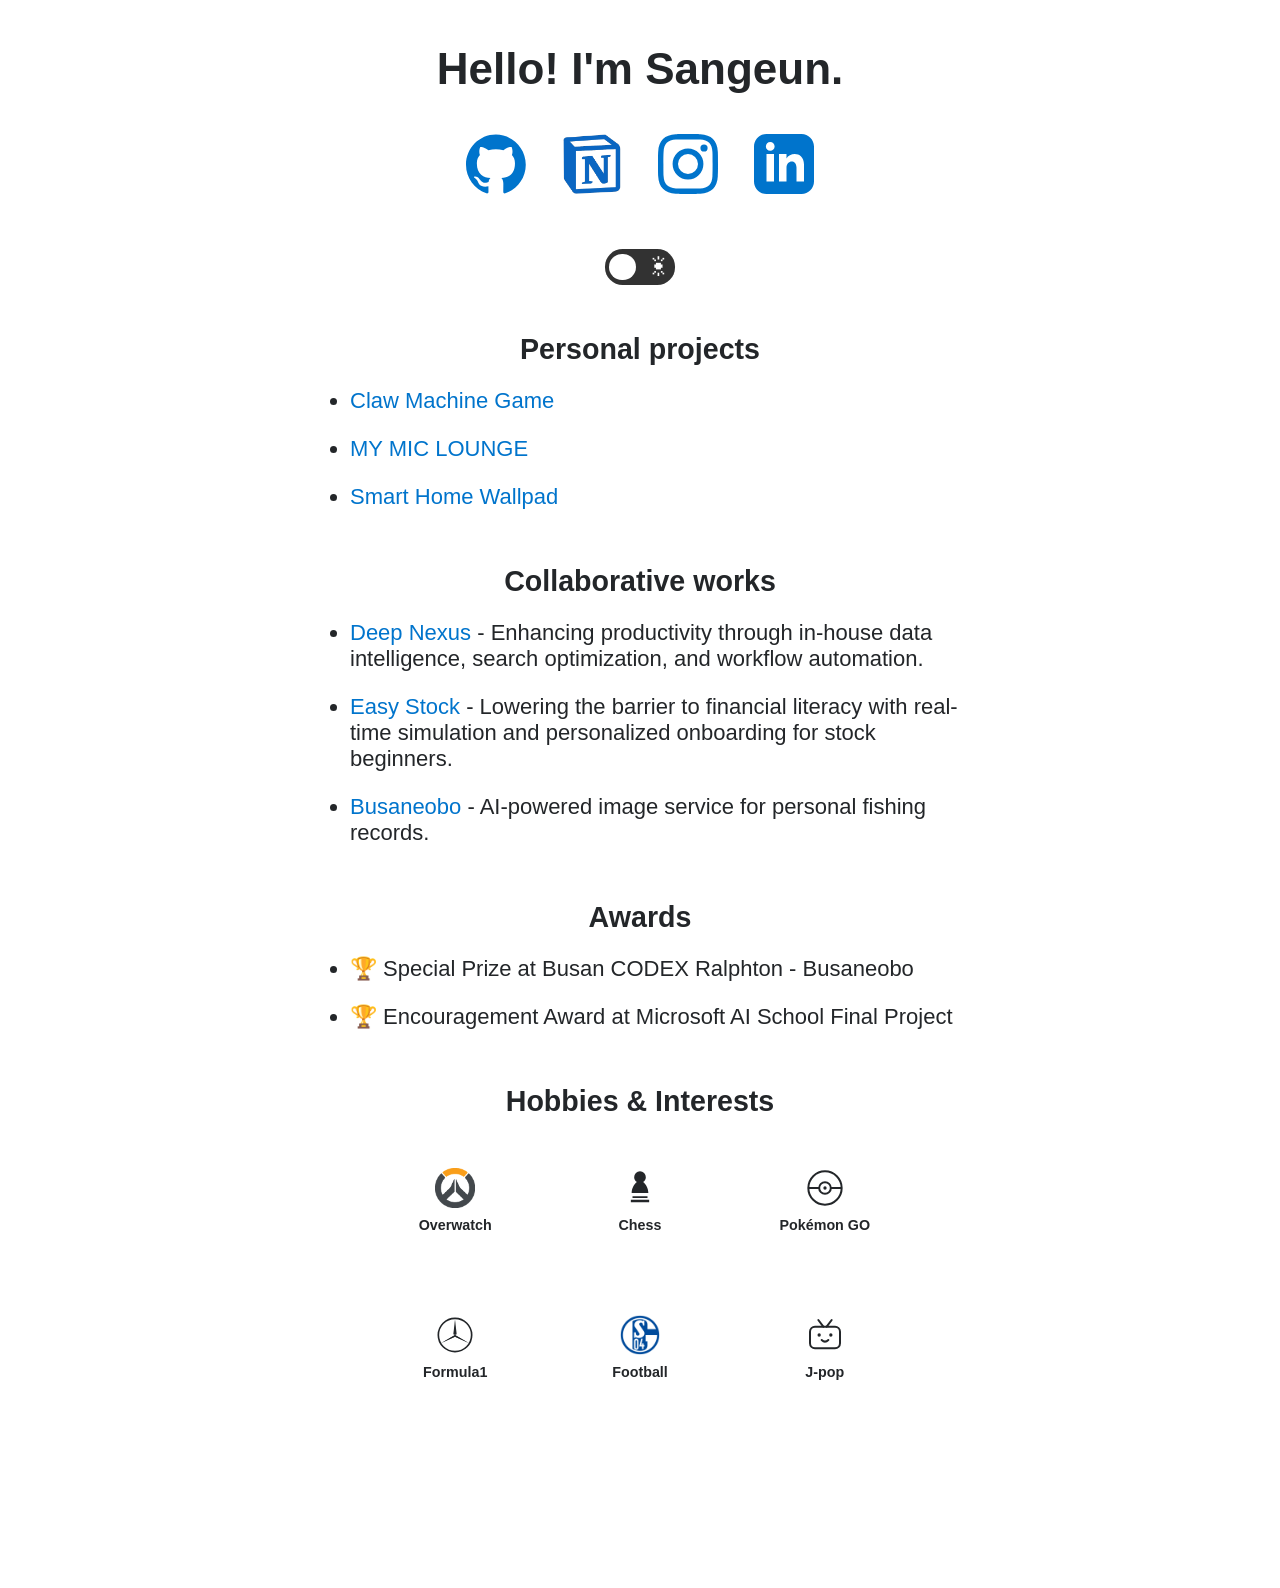
<file: index.html>
<!DOCTYPE html>
<html lang="ko">
  <head>
    <meta charset="UTF-8" />
    <meta name="viewport" content="width=device-width, initial-scale=1.0" />

    <title>Sangeun's website</title>
    <meta name="description" content="Sangeun Lee's personal website" />
    <meta name="author" content="Sangeun Lee" />

    <link rel="stylesheet" href="style.css" />
  </head>
  <body>
    <div class="flex-box margin-top-2">
      <h1 class="margin-bottom-1">Hello! I'm Sangeun.</h1>
      <div class="flex-box horizontal">
        <div class="flex-box horizontal no-wrap">
          <!-- GitHub -->
          <a
            href="https://github.com/lee-security"
            target="_blank"
            rel="noopener"
            class="social-icon-link"
            aria-label="GitHub"
          >
            <svg class="icon-github" viewBox="0 0 98 96" xmlns="http://www.w3.org/2000/svg">
              <path fill-rule="evenodd" clip-rule="evenodd" d="M48.854 0C21.839 0 0 22 0 49.217c0 21.756 13.993 40.172 33.405 46.69 2.427.49 3.316-1.059 3.316-2.362 0-1.141-.08-5.052-.08-9.127-13.59 2.934-16.42-5.867-16.42-5.867-2.184-5.704-5.42-7.17-5.42-7.17-4.448-3.015.324-3.015.324-3.015 4.934.326 7.523 5.052 7.523 5.052 4.367 7.496 11.404 5.378 14.235 4.074.404-3.178 1.699-5.378 3.074-6.6-10.839-1.141-22.243-5.378-22.243-24.283 0-5.378 1.94-9.778 5.014-13.2-.485-1.222-2.184-6.275.486-13.038 0 0 4.125-1.304 13.426 5.052a46.97 46.97 0 0 1 12.214-1.63c4.125 0 8.33.571 12.213 1.63 9.302-6.356 13.427-5.052 13.427-5.052 2.67 6.763.97 11.816.485 13.038 3.155 3.422 5.015 7.822 5.015 13.2 0 18.905-11.404 23.06-22.324 24.283 1.78 1.548 3.316 4.481 3.316 9.126 0 6.6-.08 11.897-.08 13.526 0 1.304.89 2.853 3.316 2.364 19.412-6.52 33.405-24.935 33.405-46.691C97.707 22 75.788 0 48.854 0z"/>
            </svg>
          </a>
          <!-- Notion (하늘색 3D 큐브 이미지) -->
          <a
            href="https://app.notion.com/p/Sangeun-Lee-e5d8e3e30f11822a8b2681053ea4dbbb?source=copy_link"
            target="_blank"
            rel="noopener"
            class="social-icon-link"
            aria-label="Notion"
          >
            <img src="resources/images/notion_custom.png" alt="Notion" class="icon-notion-img" />
          </a>
        </div>
        <div class="flex-box horizontal no-wrap">
          <!-- Instagram -->
          <a
            href="https://www.instagram.com/loosoooeoo?igsh=cW5uc3ZscmZ1b2Q4&utm_source=qr"
            target="_blank"
            rel="noopener"
            class="social-icon-link"
            aria-label="Instagram"
          >
            <svg class="icon-instagram" viewBox="0 0 24 24" xmlns="http://www.w3.org/2000/svg">
              <path d="M12 2.163c3.204 0 3.584.012 4.85.07 3.252.148 4.771 1.691 4.919 4.919.058 1.265.069 1.645.069 4.849 0 3.205-.012 3.584-.069 4.849-.149 3.225-1.664 4.771-4.919 4.919-1.266.058-1.644.07-4.85.07-3.204 0-3.584-.012-4.849-.07-3.26-.149-4.771-1.699-4.919-4.92-.058-1.265-.07-1.644-.07-4.849 0-3.204.013-3.583.07-4.849.149-3.227 1.664-4.771 4.919-4.919 1.266-.057 1.645-.069 4.849-.069zM12 0C8.741 0 8.333.014 7.053.072 2.695.272.273 2.69.073 7.052.014 8.333 0 8.741 0 12c0 3.259.014 3.668.072 4.948.2 4.358 2.618 6.78 6.98 6.98C8.333 23.986 8.741 24 12 24c3.259 0 3.668-.014 4.948-.072 4.354-.2 6.782-2.618 6.979-6.98.059-1.28.073-1.689.073-4.948 0-3.259-.014-3.667-.072-4.947-.196-4.354-2.617-6.78-6.979-6.98C15.668.014 15.259 0 12 0zm0 5.838a6.162 6.162 0 1 0 0 12.324 6.162 6.162 0 0 0 0-12.324zM12 16a4 4 0 1 1 0-8 4 4 0 0 1 0 8zm6.406-11.845a1.44 1.44 0 1 0 0 2.881 1.44 1.44 0 0 0 0-2.881z"/>
            </svg>
          </a>
          <!-- LinkedIn (재해석된 fill="currentColor" 형 인라인 SVG로 롤백) -->
          <a
            href="https://www.linkedin.com/in/sangeun-lee-301190313"
            target="_blank"
            rel="noopener"
            class="social-icon-link"
            aria-label="LinkedIn"
          >
            <svg class="icon-linkedin" viewBox="0 0 24 24" xmlns="http://www.w3.org/2000/svg">
              <path d="M19 0h-14c-2.761 0-5 2.239-5 5v14c0 2.761 2.239 5 5 5h14c2.762 0 5-2.239 5-5v-14c0-2.761-2.238-5-5-5zm-11 19h-3v-11h3v11zm-1.5-12.268c-.966 0-1.75-.779-1.75-1.75s.784-1.75 1.75-1.75 1.75.779 1.75 1.75-.784 1.75-1.75 1.75zm13.5 12.268h-3v-5.604c0-3.368-4-3.113-4 0v5.604h-3v-11h3v1.765c1.396-2.586 7-2.777 7 2.476v6.759z" fill="currentColor"/>
            </svg>
          </a>
        </div>
      </div>
    </div>
    <div class="flex-box margin-top-1">
      <div class="color-scheme-toggle-switch-container">
        <input
          type="checkbox"
          id="dark-color-scheme-checkbox-1"
          class="toggle-switch dark-color-scheme-checkbox"
        />
        <label for="dark-color-scheme-checkbox-1"></label>
      </div>
    </div>

    <!-- ===== Personal projects ===== -->
    <div class="flex-box margin-top-1-half">
      <h2>Personal projects</h2>
      <div class="projects-list">
        <ul>
          <li>
            <a href="https://github.com/lee-security/Claw_Machine_Game_test_01" target="_blank" rel="noopener">Claw Machine Game</a>
          </li>
          <li>
            <a href="https://github.com/lee-security/MYMIC_LOUNGE_test_01" target="_blank" rel="noopener">MY MIC LOUNGE</a>
          </li>
          <li>
            <a href="https://github.com/lee-security/LEESCUE_Smart_Home_Wallpad_test_01" target="_blank" rel="noopener">Smart Home Wallpad</a>
          </li>
        </ul>
      </div>
    </div>

    <!-- ===== Collaborative works ===== -->
    <div class="flex-box margin-top-1-half">
      <h2>Collaborative works</h2>
      <div class="projects-list">
        <ul>
          <li>
            <a href="https://www.figma.com/deck/16J5FvG0Hc2yuv5FGtaxJ7/MS2_final-pt--team-?node-id=187-12369&t=8cma9d3culXSz91p-0&scaling=min-zoom&content-scaling=fixed&page-id=0%3A1" target="_blank" rel="noopener">Deep Nexus</a>
            - Enhancing productivity through in-house data intelligence, search optimization, and workflow automation.
          </li>
          <li>
            <a href="https://www.miricanvas.com/v2/ko/design2/v/939553fb-c0f0-4682-b0d4-ca2a20d0881d" target="_blank" rel="noopener">Easy Stock</a>
            - Lowering the barrier to financial literacy with real-time simulation and personalized onboarding for stock beginners.
          </li>
          <li>
            <a href="https://www.busaneobo.co.kr/" target="_blank" rel="noopener">Busaneobo</a>
            - AI-powered image service for personal fishing records.
          </li>
        </ul>
      </div>
    </div>

    <!-- ===== Awards ===== -->
    <div class="flex-box margin-top-1-half">
      <h2>Awards</h2>
      <div class="projects-list">
        <ul>
          <li>
            🏆 Special Prize at Busan CODEX Ralphton - Busaneobo
          </li>
          <li>
            🏆 Encouragement Award at Microsoft AI School Final Project
          </li>
        </ul>
      </div>
    </div>

    <!-- ===== Hobbies & Interests ===== -->
    <div class="flex-box margin-top-1-half">
      <h2>Hobbies &amp; Interests</h2>
      <div class="hobbies-container">
        <!-- 1행 1열: Overwatch -->
        <div class="hobby-card">
          <img src="resources/images/overwatch_custom.png" alt="Overwatch" />
          <div class="hobby-text">Overwatch</div>
        </div>

        <!-- 1행 2열: Chess -->
        <div class="hobby-card">
          <svg class="hobby-svg" viewBox="0 0 24 24" xmlns="http://www.w3.org/2000/svg">
            <path d="M12 2a3.5 3.5 0 0 0-3.5 3.5c0 1.25.66 2.35 1.65 2.97C8.5 9.7 7 12.2 7 15h10c0-2.8-1.5-5.3-3.15-6.53.99-.62 1.65-1.72 1.65-2.97A3.5 3.5 0 0 0 12 2zm4.5 15h-9v1h9v-1zm1 2h-11v1.5h11V19z" fill="currentColor"/>
          </svg>
          <div class="hobby-text">Chess</div>
        </div>

        <!-- 1행 3열: Pokémon GO -->
        <div class="hobby-card">
          <svg class="hobby-svg" viewBox="0 0 24 24" xmlns="http://www.w3.org/2000/svg">
            <circle cx="12" cy="12" r="10" fill="none" stroke="currentColor" stroke-width="1.2"/>
            <line x1="2" y1="12" x2="22" y2="12" stroke="currentColor" stroke-width="1.2"/>
            <circle cx="12" cy="12" r="3.5" fill="var(--background-color)" stroke="currentColor" stroke-width="1.2"/>
            <circle cx="12" cy="12" r="1" fill="currentColor"/>
          </svg>
          <div class="hobby-text">Pokémon GO</div>
        </div>

        <!-- 2행 1열: Formula1 -->
        <div class="hobby-card">
          <svg class="hobby-svg" viewBox="0 0 24 24" xmlns="http://www.w3.org/2000/svg">
            <circle cx="12" cy="12" r="10" fill="none" stroke="currentColor" stroke-width="1"/>
            <polygon points="12,12 12,2.5 13,11.5" fill="currentColor"/>
            <polygon points="12,12 12,2.5 11,11.5" fill="currentColor"/>
            <polygon points="12,12 20.2,16.8 12.3,13.2" fill="currentColor"/>
            <polygon points="12,12 20.2,16.8 11.5,12.7" fill="currentColor"/>
            <polygon points="12,12 3.8,16.8 12.5,12.7" fill="currentColor"/>
            <polygon points="12,12 3.8,16.8 11.7,13.2" fill="currentColor"/>
          </svg>
          <div class="hobby-text">Formula1</div>
        </div>

        <!-- 2행 2열: Football -->
        <div class="hobby-card">
          <img src="resources/images/schalke04_custom.png" alt="Schalke 04" />
          <div class="hobby-text">Football</div>
        </div>

        <!-- 2행 3열: J-pop -->
        <div class="hobby-card">
          <svg class="hobby-svg" viewBox="0 0 24 24" xmlns="http://www.w3.org/2000/svg">
            <path d="M8 3 L11 7 M16 3 L13 7" stroke="currentColor" stroke-width="1.2" stroke-linecap="round"/>
            <rect x="3" y="7" width="18" height="13" rx="3" fill="none" stroke="currentColor" stroke-width="1.2"/>
            <circle cx="8.5" cy="12" r="1" fill="currentColor"/>
            <circle cx="15.5" cy="12" r="1" fill="currentColor"/>
            <path d="M10 15 Q12 17 14 15" fill="none" stroke="currentColor" stroke-width="1.2" stroke-linecap="round"/>
          </svg>
          <div class="hobby-text">J-pop</div>
        </div>
      </div>
    </div>

    <div class="for-margin"></div>

    <!-- ===== Dark Color Scheme Logic ===== -->
    <script>
      (function () {
        'use strict';

        const THEME_COLOR_LIGHT = '#FFFFFF';
        const THEME_COLOR_DARK = '#202124';

        const storage = {
          get(key) {
            try {
              return localStorage.getItem(key);
            } catch (e) {
              return null;
            }
          },
          set(key, value) {
            try {
              localStorage.setItem(key, value);
            } catch (e) {
              // Ignore
            }
          },
        };

        const checkboxes = Array.from(
          document.getElementsByClassName('dark-color-scheme-checkbox')
        );

        const savedScheme = storage.get('colorScheme');

        if (savedScheme === 'dark' || savedScheme === 'light') {
          checkboxes.forEach((cb) => (cb.checked = savedScheme === 'dark'));
          applyColorScheme(savedScheme);
        } else {
          const prefersDark = window.matchMedia(
            '(prefers-color-scheme: dark)'
          ).matches;
          checkboxes.forEach((cb) => (cb.checked = prefersDark));
          applyColorScheme(prefersDark ? 'dark' : 'light');
        }

        checkboxes.forEach((cb) => {
          cb.addEventListener('change', function () {
            const isDark = this.checked;
            checkboxes.forEach((other) => (other.checked = isDark));
            applyColorScheme(isDark ? 'dark' : 'light');
            storage.set('colorScheme', isDark ? 'dark' : 'light');
          });
        });

        function applyColorScheme(scheme) {
          document.documentElement.dataset.colorScheme = scheme;
          const themeColorMeta = document.querySelector(
            'meta[name="theme-color"]'
          );
          if (themeColorMeta) {
            themeColorMeta.content =
              scheme === 'dark' ? THEME_COLOR_DARK : THEME_COLOR_LIGHT;
          }
        }
      })();
    </script>
  </body>
</html>
</file>
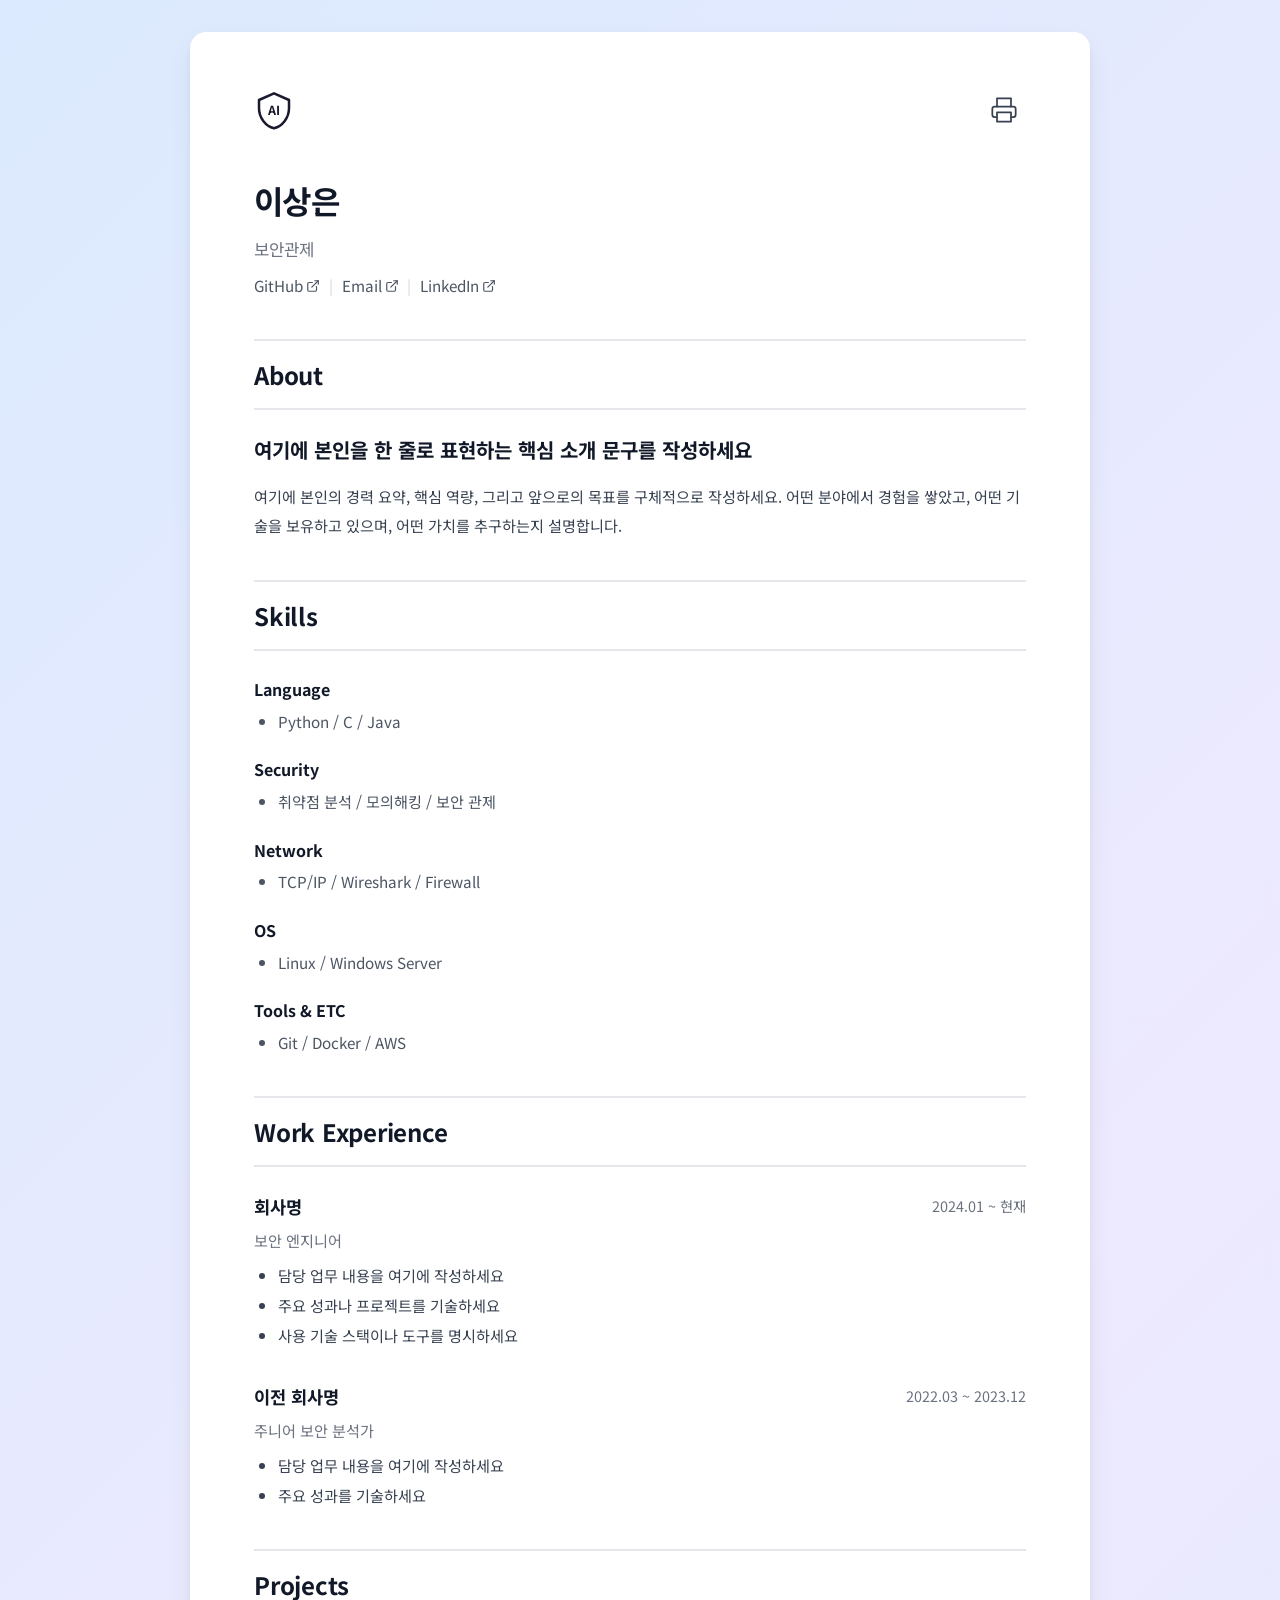
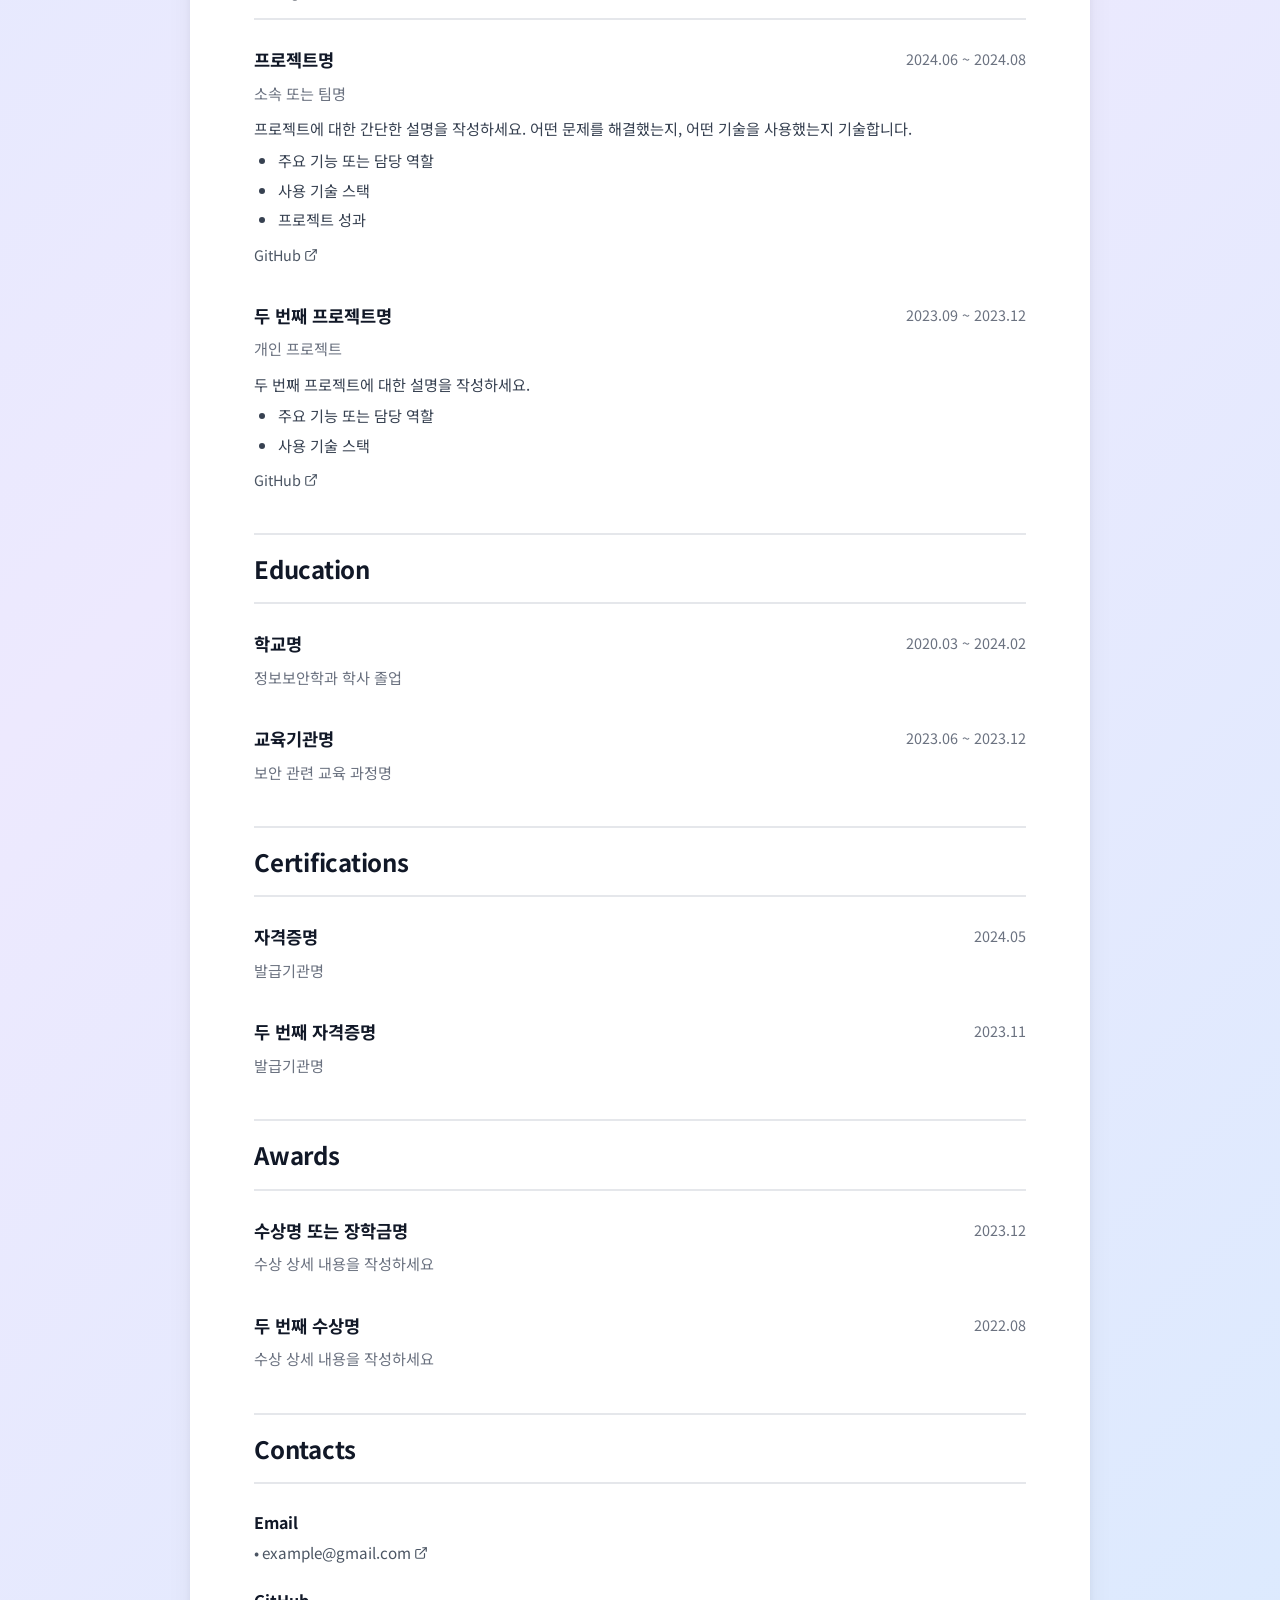
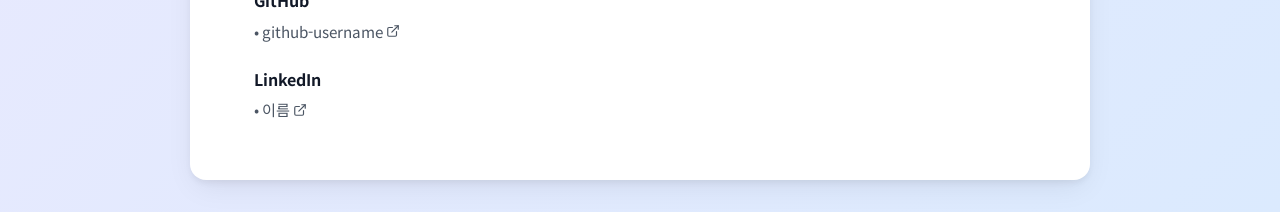
<file: resume/index.html>
<!DOCTYPE html>
<html lang="ko">

<head>
    <meta charset="UTF-8" />
    <meta name="viewport" content="width=device-width, initial-scale=1.0" />

    <!-- [EDIT] 페이지 제목: "이름 - Resume" 형식으로 변경하세요 -->
    <title>이력서 - Resume</title>

    <!-- [EDIT] SEO 메타 설명: 본인에 맞게 수정하세요 -->
    <meta name="description" content="이력서 - 보안 엔지니어 이력서" />

    <!-- Google Fonts: Noto Sans KR -->
    <link rel="preconnect" href="https://fonts.googleapis.com" />
    <link rel="preconnect" href="https://fonts.gstatic.com" crossorigin />
    <link href="https://fonts.googleapis.com/css2?family=Noto+Sans+KR:wght@300;400;500;700&display=swap"
        rel="stylesheet" />

    <style>
        /* ========================================
         Reset & Base
         ======================================== */
        *,
        *::before,
        *::after {
            margin: 0;
            padding: 0;
            box-sizing: border-box;
        }

        html {
            scroll-behavior: smooth;
            -webkit-font-smoothing: antialiased;
            -moz-osx-font-smoothing: grayscale;
        }

        body {
            font-family: 'Noto Sans KR', -apple-system, BlinkMacSystemFont,
                'Segoe UI', Roboto, sans-serif;
            color: #1a1a2e;
            background: linear-gradient(135deg, #dbeafe 0%, #ede9fe 50%, #dbeafe 100%);
            min-height: 100vh;
            line-height: 1.8;
            font-size: 16px;
            font-weight: 400;
        }

        a {
            color: inherit;
            text-decoration: none;
            transition: color 0.2s ease;
        }

        a:hover {
            color: #2563eb;
        }

        ul {
            list-style: disc;
            padding-left: 1.5rem;
        }

        /* ========================================
         Layout
         ======================================== */
        .resume-container {
            max-width: 900px;
            margin: 2rem auto;
            background: #ffffff;
            border-radius: 16px;
            box-shadow:
                0 4px 6px -1px rgba(0, 0, 0, 0.06),
                0 10px 30px -5px rgba(0, 0, 0, 0.08);
            padding: 3.5rem 4rem;
            position: relative;
        }

        /* ========================================
         Header (Logo + Print Button)
         ======================================== */
        .header {
            display: flex;
            justify-content: space-between;
            align-items: center;
            margin-bottom: 2.5rem;
        }

        .logo-icon {
            width: 40px;
            height: 40px;
            color: #1a1a2e;
        }

        .print-btn {
            background: none;
            border: none;
            cursor: pointer;
            padding: 8px;
            border-radius: 8px;
            color: #374151;
            transition: all 0.2s ease;
            display: flex;
            align-items: center;
            justify-content: center;
        }

        .print-btn:hover {
            background: #f3f4f6;
            color: #1a1a2e;
        }

        .print-btn svg {
            width: 28px;
            height: 28px;
        }

        /* ========================================
         Profile Section
         ======================================== */
        .profile {
            margin-bottom: 1rem;
        }

        .profile-name {
            font-size: 2rem;
            font-weight: 700;
            color: #111827;
            letter-spacing: -0.02em;
            margin-bottom: 0.25rem;
        }

        .profile-role {
            font-size: 1.05rem;
            color: #6b7280;
            font-weight: 400;
            margin-bottom: 0.5rem;
        }

        .profile-links {
            display: flex;
            align-items: center;
            gap: 0.15rem;
            font-size: 0.95rem;
            color: #4b5563;
            flex-wrap: wrap;
        }

        .profile-links a {
            display: inline-flex;
            align-items: center;
            gap: 3px;
            color: #4b5563;
        }

        0 .profile-links a:hover {
            color: #2563eb;
        }

        .profile-links .separator {
            margin: 0 0.4rem;
            color: #d1d5db;
        }

        .external-icon {
            width: 14px;
            height: 14px;
            flex-shrink: 0;
        }

        /* ========================================
         Section Common
         ======================================== */
        .section {
            margin-top: 2.5rem;
        }

        .section-title {
            font-size: 1.5rem;
            font-weight: 700;
            color: #111827;
            padding: 0.75rem 0;
            border-top: 2px solid #e5e7eb;
            border-bottom: 2px solid #e5e7eb;
            margin-bottom: 1.5rem;
            letter-spacing: -0.01em;
        }

        /* ========================================
         About Section
         ======================================== */
        .about-headline {
            font-size: 1.25rem;
            font-weight: 700;
            color: #111827;
            line-height: 1.6;
            margin-bottom: 1rem;
        }

        .about-detail {
            font-size: 0.95rem;
            color: #374151;
            line-height: 1.9;
        }

        /* ========================================
         Skills Section
         ======================================== */
        .skill-category {
            margin-bottom: 1.25rem;
        }

        .skill-category-title {
            font-size: 1rem;
            font-weight: 700;
            color: #111827;
            margin-bottom: 0.25rem;
        }

        .skill-category ul {
            list-style: disc;
        }

        .skill-category li {
            font-size: 0.95rem;
            color: #4b5563;
            line-height: 1.8;
        }

        /* ========================================
         Experience / Project / Education / 
         Certification / Award Items
         ======================================== */
        .item {
            margin-bottom: 2rem;
        }

        .item:last-child {
            margin-bottom: 0;
        }

        .item-header {
            display: flex;
            justify-content: space-between;
            align-items: flex-start;
            margin-bottom: 0.25rem;
            gap: 1rem;
        }

        .item-title {
            font-size: 1.1rem;
            font-weight: 700;
            color: #111827;
        }

        .item-title a:hover {
            color: #2563eb;
        }

        .item-period {
            font-size: 0.9rem;
            color: #6b7280;
            white-space: nowrap;
            flex-shrink: 0;
            padding-top: 2px;
        }

        .item-subtitle {
            font-size: 0.95rem;
            color: #6b7280;
            margin-bottom: 0.5rem;
        }

        .item-description {
            font-size: 0.95rem;
            color: #374151;
            line-height: 1.8;
        }

        .item-description ul {
            margin-top: 0.25rem;
        }

        .item-description li {
            margin-bottom: 0.15rem;
        }

        .item-links {
            margin-top: 0.5rem;
            font-size: 0.9rem;
        }

        .item-links a {
            display: inline-flex;
            align-items: center;
            gap: 3px;
            color: #4b5563;
        }

        .item-links a:hover {
            color: #2563eb;
        }

        /* ========================================
         Contacts Section
         ======================================== */
        .contact-group {
            margin-bottom: 1.25rem;
        }

        .contact-group:last-child {
            margin-bottom: 0;
        }

        .contact-label {
            font-size: 1rem;
            font-weight: 700;
            color: #111827;
            margin-bottom: 0.15rem;
        }

        .contact-value {
            font-size: 0.95rem;
            color: #4b5563;
        }

        .contact-value a {
            display: inline-flex;
            align-items: center;
            gap: 3px;
        }

        .contact-value a:hover {
            color: #2563eb;
        }

        /* ========================================
         Responsive
         ======================================== */
        @media (max-width: 768px) {
            body {
                background: #ffffff;
            }

            .resume-container {
                margin: 0;
                border-radius: 0;
                box-shadow: none;
                padding: 2rem 1.5rem;
            }

            .profile-name {
                font-size: 1.6rem;
            }

            .section-title {
                font-size: 1.3rem;
            }

            .item-header {
                flex-direction: column;
                gap: 0.15rem;
            }

            .item-period {
                padding-top: 0;
            }

            .about-headline {
                font-size: 1.1rem;
            }
        }

        /* ========================================
         Print Styles
         ======================================== */
        @media print {
            body {
                background: #ffffff;
                font-size: 12pt;
            }

            .resume-container {
                margin: 0;
                padding: 0;
                box-shadow: none;
                border-radius: 0;
                max-width: 100%;
            }

            .print-btn {
                display: none !important;
            }

            .header {
                margin-bottom: 1.5rem;
            }

            .section {
                margin-top: 1.5rem;
            }

            .section-title {
                break-after: avoid;
            }

            .item {
                break-inside: avoid;
            }

            a {
                color: inherit !important;
            }
        }

        /* ========================================
         Scroll Reveal Animation
         ======================================== */
        .reveal {
            opacity: 0;
            transform: translateY(20px);
            transition: opacity 0.6s ease, transform 0.6s ease;
        }

        .reveal.visible {
            opacity: 1;
            transform: translateY(0);
        }
    </style>
</head>

<body>
    <main class="resume-container">
        <!-- ============================================
           HEADER: 로고 + 인쇄 버튼
           ============================================ -->
        <header class="header">
            <!-- 로고 아이콘 (보안 방패 + AI) -->
            <svg class="logo-icon" viewBox="0 0 24 24" fill="none" stroke="currentColor" stroke-width="1.5"
                stroke-linecap="round" stroke-linejoin="round">
                <!-- 방패 -->
                <path d="M12 2L3 6v5c0 5.55 3.84 10.74 9 12 5.16-1.26 9-6.45 9-12V6L12 2z" />
                <!-- AI 텍스트 -->
                <text x="12" y="15" text-anchor="middle" fill="currentColor" stroke="none"
                    font-family="'Noto Sans KR', sans-serif" font-weight="700" font-size="7.5">AI</text>
            </svg>

            <!-- 인쇄 버튼 -->
            <button class="print-btn" onclick="window.print()" title="인쇄 / PDF 저장" aria-label="인쇄">
                <svg viewBox="0 0 24 24" fill="none" stroke="currentColor" stroke-width="1.5" stroke-linecap="round"
                    stroke-linejoin="round">
                    <path d="M6 9V2h12v7" />
                    <path d="M6 18H4a2 2 0 01-2-2v-5a2 2 0 012-2h16a2 2 0 012 2v5a2 2 0 01-2 2h-2" />
                    <rect x="6" y="14" width="12" height="8" />
                </svg>
            </button>
        </header>

        <!-- ============================================
           PROFILE: 이름, 역할, 소셜 링크
           ============================================ -->
        <section class="profile">
            <!-- [EDIT] 이름: 본인의 이름을 입력하세요 -->
            <h1 class="profile-name">이상은</h1>

            <!-- [EDIT] 역할/직무: 본인의 직무 또는 역할을 입력하세요 (예: 보안 엔지니어, 백엔드 개발자) -->
            <p class="profile-role">보안관제</p>

            <div class="profile-links">
                <!-- [EDIT] GitHub 링크: href에 본인의 GitHub 주소를 입력하세요 -->
                <a href="https://github.com/" target="_blank" rel="noopener noreferrer">
                    GitHub
                    <svg class="external-icon" viewBox="0 0 24 24" fill="none" stroke="currentColor" stroke-width="2"
                        stroke-linecap="round" stroke-linejoin="round">
                        <path d="M18 13v6a2 2 0 01-2 2H5a2 2 0 01-2-2V8a2 2 0 012-2h6" />
                        <polyline points="15 3 21 3 21 9" />
                        <line x1="10" y1="14" x2="21" y2="3" />
                    </svg>
                </a>
                <span class="separator">|</span>
                <!-- [EDIT] 이메일 링크: href="mailto:본인이메일@example.com" 형식으로 수정하세요 -->
                <a href="mailto:example@gmail.com">
                    Email
                    <svg class="external-icon" viewBox="0 0 24 24" fill="none" stroke="currentColor" stroke-width="2"
                        stroke-linecap="round" stroke-linejoin="round">
                        <path d="M18 13v6a2 2 0 01-2 2H5a2 2 0 01-2-2V8a2 2 0 012-2h6" />
                        <polyline points="15 3 21 3 21 9" />
                        <line x1="10" y1="14" x2="21" y2="3" />
                    </svg>
                </a>
                <span class="separator">|</span>
                <!-- [EDIT] 블로그/LinkedIn 링크: href에 본인의 블로그 또는 LinkedIn 주소를 입력하세요 -->
                <a href="https://linkedin.com/" target="_blank" rel="noopener noreferrer">
                    LinkedIn
                    <svg class="external-icon" viewBox="0 0 24 24" fill="none" stroke="currentColor" stroke-width="2"
                        stroke-linecap="round" stroke-linejoin="round">
                        <path d="M18 13v6a2 2 0 01-2 2H5a2 2 0 01-2-2V8a2 2 0 012-2h6" />
                        <polyline points="15 3 21 3 21 9" />
                        <line x1="10" y1="14" x2="21" y2="3" />
                    </svg>
                </a>
            </div>
        </section>

        <!-- ============================================
           ABOUT: 자기소개
           ============================================ -->
        <section class="section reveal">
            <h2 class="section-title">About</h2>

            <!-- [EDIT] About 메인 타이틀: 한 줄로 본인을 표현하는 강렬한 소개 문구를 입력하세요 -->
            <p class="about-headline">
                여기에 본인을 한 줄로 표현하는 핵심 소개 문구를 작성하세요
            </p>

            <!-- [EDIT] About 상세 소개: 본인의 경력, 강점, 관심사 등을 2~3문장으로 작성하세요 -->
            <p class="about-detail">
                여기에 본인의 경력 요약, 핵심 역량, 그리고 앞으로의 목표를 구체적으로 작성하세요.
                어떤 분야에서 경험을 쌓았고, 어떤 기술을 보유하고 있으며, 어떤 가치를 추구하는지 설명합니다.
            </p>
        </section>

        <!-- ============================================
           SKILLS: 기술 스택
           ============================================ -->
        <section class="section reveal">
            <h2 class="section-title">Skills</h2>

            <!-- [EDIT] 스킬 카테고리: 카테고리명과 기술 목록을 본인에 맞게 수정하세요.
             카테고리를 추가/삭제하려면 <div class="skill-category"> 블록을 복사하거나 삭제하세요. -->

            <div class="skill-category">
                <h3 class="skill-category-title">Language</h3>
                <ul>
                    <!-- [EDIT] 프로그래밍 언어 목록 -->
                    <li>Python / C / Java</li>
                </ul>
            </div>

            <div class="skill-category">
                <h3 class="skill-category-title">Security</h3>
                <ul>
                    <!-- [EDIT] 보안 관련 기술 목록 -->
                    <li>취약점 분석 / 모의해킹 / 보안 관제</li>
                </ul>
            </div>

            <div class="skill-category">
                <h3 class="skill-category-title">Network</h3>
                <ul>
                    <!-- [EDIT] 네트워크 관련 기술 목록 -->
                    <li>TCP/IP / Wireshark / Firewall</li>
                </ul>
            </div>

            <div class="skill-category">
                <h3 class="skill-category-title">OS</h3>
                <ul>
                    <!-- [EDIT] 운영체제 관련 기술 목록 -->
                    <li>Linux / Windows Server</li>
                </ul>
            </div>

            <div class="skill-category">
                <h3 class="skill-category-title">Tools & ETC</h3>
                <ul>
                    <!-- [EDIT] 기타 도구 및 기술 목록 -->
                    <li>Git / Docker / AWS</li>
                </ul>
            </div>
        </section>

        <!-- ============================================
           WORK EXPERIENCE: 경력 사항
           ============================================ -->
        <section class="section reveal">
            <h2 class="section-title">Work Experience</h2>

            <!-- [EDIT] 경력 항목: 각 경력을 아래 형식으로 작성하세요.
             경력을 추가하려면 <div class="item"> 블록을 복사하세요.
             경력이 없으면 이 섹션 전체를 삭제해도 됩니다. -->

            <div class="item">
                <div class="item-header">
                    <!-- [EDIT] 회사명 -->
                    <h3 class="item-title">회사명</h3>
                    <!-- [EDIT] 근무 기간: YYYY.MM ~ YYYY.MM 형식 -->
                    <span class="item-period">2024.01 ~ 현재</span>
                </div>
                <!-- [EDIT] 직무/역할 -->
                <p class="item-subtitle">보안 엔지니어</p>
                <div class="item-description">
                    <ul>
                        <!-- [EDIT] 담당 업무를 항목별로 작성하세요 -->
                        <li>담당 업무 내용을 여기에 작성하세요</li>
                        <li>주요 성과나 프로젝트를 기술하세요</li>
                        <li>사용 기술 스택이나 도구를 명시하세요</li>
                    </ul>
                </div>
            </div>

            <div class="item">
                <div class="item-header">
                    <!-- [EDIT] 회사명 -->
                    <h3 class="item-title">이전 회사명</h3>
                    <!-- [EDIT] 근무 기간 -->
                    <span class="item-period">2022.03 ~ 2023.12</span>
                </div>
                <!-- [EDIT] 직무/역할 -->
                <p class="item-subtitle">주니어 보안 분석가</p>
                <div class="item-description">
                    <ul>
                        <!-- [EDIT] 담당 업무를 항목별로 작성하세요 -->
                        <li>담당 업무 내용을 여기에 작성하세요</li>
                        <li>주요 성과를 기술하세요</li>
                    </ul>
                </div>
            </div>
        </section>

        <!-- ============================================
           PROJECTS: 프로젝트
           ============================================ -->
        <section class="section reveal">
            <h2 class="section-title">Projects</h2>

            <!-- [EDIT] 프로젝트 항목: 각 프로젝트를 아래 형식으로 작성하세요.
             프로젝트를 추가하려면 <div class="item"> 블록을 복사하세요. -->

            <div class="item">
                <div class="item-header">
                    <!-- [EDIT] 프로젝트명 -->
                    <h3 class="item-title">프로젝트명</h3>
                    <!-- [EDIT] 프로젝트 기간 -->
                    <span class="item-period">2024.06 ~ 2024.08</span>
                </div>
                <!-- [EDIT] 소속/팀: 개인 프로젝트면 "개인 프로젝트"로 작성 -->
                <p class="item-subtitle">소속 또는 팀명</p>
                <div class="item-description">
                    <!-- [EDIT] 프로젝트 설명: 프로젝트 개요, 본인의 역할, 기술 스택을 작성하세요 -->
                    <p>프로젝트에 대한 간단한 설명을 작성하세요. 어떤 문제를 해결했는지, 어떤 기술을 사용했는지 기술합니다.</p>
                    <ul>
                        <li>주요 기능 또는 담당 역할</li>
                        <li>사용 기술 스택</li>
                        <li>프로젝트 성과</li>
                    </ul>
                </div>
                <div class="item-links">
                    <!-- [EDIT] GitHub 링크: href에 프로젝트 저장소 주소를 입력하세요. 없으면 이 div를 삭제하세요. -->
                    <a href="https://github.com/" target="_blank" rel="noopener noreferrer">
                        GitHub
                        <svg class="external-icon" viewBox="0 0 24 24" fill="none" stroke="currentColor"
                            stroke-width="2" stroke-linecap="round" stroke-linejoin="round">
                            <path d="M18 13v6a2 2 0 01-2 2H5a2 2 0 01-2-2V8a2 2 0 012-2h6" />
                            <polyline points="15 3 21 3 21 9" />
                            <line x1="10" y1="14" x2="21" y2="3" />
                        </svg>
                    </a>
                </div>
            </div>

            <div class="item">
                <div class="item-header">
                    <!-- [EDIT] 프로젝트명 -->
                    <h3 class="item-title">두 번째 프로젝트명</h3>
                    <!-- [EDIT] 프로젝트 기간 -->
                    <span class="item-period">2023.09 ~ 2023.12</span>
                </div>
                <!-- [EDIT] 소속/팀 -->
                <p class="item-subtitle">개인 프로젝트</p>
                <div class="item-description">
                    <!-- [EDIT] 프로젝트 설명 -->
                    <p>두 번째 프로젝트에 대한 설명을 작성하세요.</p>
                    <ul>
                        <li>주요 기능 또는 담당 역할</li>
                        <li>사용 기술 스택</li>
                    </ul>
                </div>
                <div class="item-links">
                    <!-- [EDIT] GitHub 링크 -->
                    <a href="https://github.com/" target="_blank" rel="noopener noreferrer">
                        GitHub
                        <svg class="external-icon" viewBox="0 0 24 24" fill="none" stroke="currentColor"
                            stroke-width="2" stroke-linecap="round" stroke-linejoin="round">
                            <path d="M18 13v6a2 2 0 01-2 2H5a2 2 0 01-2-2V8a2 2 0 012-2h6" />
                            <polyline points="15 3 21 3 21 9" />
                            <line x1="10" y1="14" x2="21" y2="3" />
                        </svg>
                    </a>
                </div>
            </div>
        </section>

        <!-- ============================================
           EDUCATION: 학력
           ============================================ -->
        <section class="section reveal">
            <h2 class="section-title">Education</h2>

            <!-- [EDIT] 학력 항목: 각 학력을 아래 형식으로 작성하세요.
             학력을 추가하려면 <div class="item"> 블록을 복사하세요. -->

            <div class="item">
                <div class="item-header">
                    <!-- [EDIT] 학교명 -->
                    <h3 class="item-title">학교명</h3>
                    <!-- [EDIT] 재학 기간 -->
                    <span class="item-period">2020.03 ~ 2024.02</span>
                </div>
                <!-- [EDIT] 학과/전공 및 학위 -->
                <p class="item-subtitle">정보보안학과 학사 졸업</p>
            </div>

            <div class="item">
                <div class="item-header">
                    <!-- [EDIT] 학교명 또는 교육기관명 -->
                    <h3 class="item-title">교육기관명</h3>
                    <!-- [EDIT] 교육 기간 -->
                    <span class="item-period">2023.06 ~ 2023.12</span>
                </div>
                <!-- [EDIT] 과정명 -->
                <p class="item-subtitle">보안 관련 교육 과정명</p>
            </div>
        </section>

        <!-- ============================================
           CERTIFICATIONS: 자격증
           ============================================ -->
        <section class="section reveal">
            <h2 class="section-title">Certifications</h2>

            <!-- [EDIT] 자격증 항목: 각 자격증을 아래 형식으로 작성하세요.
             자격증을 추가하려면 <div class="item"> 블록을 복사하세요. -->

            <div class="item">
                <div class="item-header">
                    <!-- [EDIT] 자격증명 -->
                    <h3 class="item-title">자격증명</h3>
                    <!-- [EDIT] 취득 날짜: YYYY.MM 형식 -->
                    <span class="item-period">2024.05</span>
                </div>
                <!-- [EDIT] 발급 기관 -->
                <p class="item-subtitle">발급기관명</p>
            </div>

            <div class="item">
                <div class="item-header">
                    <!-- [EDIT] 자격증명 -->
                    <h3 class="item-title">두 번째 자격증명</h3>
                    <!-- [EDIT] 취득 날짜 -->
                    <span class="item-period">2023.11</span>
                </div>
                <!-- [EDIT] 발급 기관 -->
                <p class="item-subtitle">발급기관명</p>
            </div>
        </section>

        <!-- ============================================
           AWARDS: 수상 경력
           ============================================ -->
        <section class="section reveal">
            <h2 class="section-title">Awards</h2>

            <!-- [EDIT] 수상 항목: 각 수상 경력을 아래 형식으로 작성하세요.
             수상 경력을 추가하려면 <div class="item"> 블록을 복사하세요.
             수상 경력이 없으면 이 섹션 전체를 삭제해도 됩니다. -->

            <div class="item">
                <div class="item-header">
                    <!-- [EDIT] 수상명 -->
                    <h3 class="item-title">수상명 또는 장학금명</h3>
                    <!-- [EDIT] 수상 날짜: YYYY.MM 형식 -->
                    <span class="item-period">2023.12</span>
                </div>
                <!-- [EDIT] 수상 상세: 대회명, 수여 기관, 수상 내용 등 -->
                <p class="item-subtitle">수상 상세 내용을 작성하세요</p>
            </div>

            <div class="item">
                <div class="item-header">
                    <!-- [EDIT] 수상명 -->
                    <h3 class="item-title">두 번째 수상명</h3>
                    <!-- [EDIT] 수상 날짜 -->
                    <span class="item-period">2022.08</span>
                </div>
                <!-- [EDIT] 수상 상세 -->
                <p class="item-subtitle">수상 상세 내용을 작성하세요</p>
            </div>
        </section>

        <!-- ============================================
           CONTACTS: 연락처
           ============================================ -->
        <section class="section reveal">
            <h2 class="section-title">Contacts</h2>

            <div class="contact-group">
                <h3 class="contact-label">Email</h3>
                <p class="contact-value">
                    <!-- [EDIT] 이메일 주소: href와 텍스트 모두 본인 이메일로 변경하세요 -->
                    • <a href="mailto:example@gmail.com">
                        example@gmail.com
                        <svg class="external-icon" viewBox="0 0 24 24" fill="none" stroke="currentColor"
                            stroke-width="2" stroke-linecap="round" stroke-linejoin="round">
                            <path d="M18 13v6a2 2 0 01-2 2H5a2 2 0 01-2-2V8a2 2 0 012-2h6" />
                            <polyline points="15 3 21 3 21 9" />
                            <line x1="10" y1="14" x2="21" y2="3" />
                        </svg>
                    </a>
                </p>
            </div>

            <div class="contact-group">
                <h3 class="contact-label">GitHub</h3>
                <p class="contact-value">
                    <!-- [EDIT] GitHub 아이디: href에 GitHub 프로필 주소, 텍스트에 아이디를 입력하세요 -->
                    • <a href="https://github.com/" target="_blank" rel="noopener noreferrer">
                        github-username
                        <svg class="external-icon" viewBox="0 0 24 24" fill="none" stroke="currentColor"
                            stroke-width="2" stroke-linecap="round" stroke-linejoin="round">
                            <path d="M18 13v6a2 2 0 01-2 2H5a2 2 0 01-2-2V8a2 2 0 012-2h6" />
                            <polyline points="15 3 21 3 21 9" />
                            <line x1="10" y1="14" x2="21" y2="3" />
                        </svg>
                    </a>
                </p>
            </div>

            <div class="contact-group">
                <h3 class="contact-label">LinkedIn</h3>
                <p class="contact-value">
                    <!-- [EDIT] LinkedIn 프로필: href에 LinkedIn 주소, 텍스트에 이름을 입력하세요 -->
                    • <a href="https://linkedin.com/" target="_blank" rel="noopener noreferrer">
                        이름
                        <svg class="external-icon" viewBox="0 0 24 24" fill="none" stroke="currentColor"
                            stroke-width="2" stroke-linecap="round" stroke-linejoin="round">
                            <path d="M18 13v6a2 2 0 01-2 2H5a2 2 0 01-2-2V8a2 2 0 012-2h6" />
                            <polyline points="15 3 21 3 21 9" />
                            <line x1="10" y1="14" x2="21" y2="3" />
                        </svg>
                    </a>
                </p>
            </div>
        </section>
    </main>

    <!-- ============================================
         JavaScript: 인쇄 버튼 + 스크롤 애니메이션
         ============================================ -->
    <script>
        // Scroll Reveal Animation (IntersectionObserver)
        document.addEventListener('DOMContentLoaded', () => {
            const revealElements = document.querySelectorAll('.reveal');

            const observer = new IntersectionObserver(
                (entries) => {
                    entries.forEach((entry) => {
                        if (entry.isIntersecting) {
                            entry.target.classList.add('visible');
                            observer.unobserve(entry.target);
                        }
                    });
                },
                {
                    threshold: 0.1,
                    rootMargin: '0px 0px -50px 0px',
                }
            );

            revealElements.forEach((el) => observer.observe(el));
        });
    </script>
</body>

</html>
</file>
<file: style.css>
:root {
  font-size: 18px;
}
:root {
  --background-color: #ffffff;
  --color: #232629;
  --link-color: #0074cc;
  --link-hover-color: #0a95ff;
  --btn-color: #ffffff;
  --btn-background-color: rgba(50, 50, 50, 1);
}
@media (prefers-color-scheme: dark) {
  :root {
    --background-color: #202124;
    --color: #bdc1c6;
    --link-color: #33a7ff;
    --link-hover-color: #3dc8ff;
    --btn-color: #151515;
    --btn-background-color: rgba(232, 232, 232, 1);
  }
}
/* Copy of the variables in :root above */
:root[data-color-scheme='light'] {
  --background-color: #ffffff;
  --color: #232629;
  --link-color: #0074cc;
  --link-hover-color: #0a95ff;
  --btn-color: #ffffff;
  --btn-background-color: rgba(50, 50, 50, 1);
}
/* Copy of the variables in @media (prefers-color-scheme: dark) :root above */
:root[data-color-scheme='dark'] {
  --background-color: #202124;
  --color: #bdc1c6;
  --link-color: #33a7ff;
  --link-hover-color: #3dc8ff;
  --btn-color: #151515;
  --btn-background-color: rgba(232, 232, 232, 1);
}
/* size of iPad screen is 768px x 1024px in portrait mode */
@media only screen and (min-width: 768px) and (min-height: 768px) {
  :root {
    font-size: 22px;
  }
}
html {
  box-sizing: border-box;
}
*,
*:before,
*:after {
  box-sizing: inherit;
}
* {
  font-family: Arial, Helvetica, sans-serif;
}
body {
  font-size: 1rem;
  background-color: var(--background-color);
  color: var(--color);
  margin: 0;
  padding: 0;
}
h1 {
  font-size: 2rem;
  margin-top: 0;
  margin-bottom: 0;
}
h2 {
  font-size: 1.3rem;
  margin-top: 0;
  margin-bottom: 0;
}
a,
a:link,
a:visited {
  color: var(--link-color);
  text-decoration: none;
}
a:hover,
a:active {
  color: var(--link-hover-color);
}

/* ===== 소셜 아이콘 공통 스타일 ===== */
.social-icon-link {
  display: inline-flex;
  align-items: center;
  justify-content: center;
  width: 60px;
  height: 60px;
  margin: 18px;
  color: var(--color);
  transition: transform 0.2s ease, color 0.2s ease;
}
.social-icon-link:hover {
  transform: scale(1.15);
  color: var(--link-hover-color);
}
.social-icon-link svg,
.social-icon-link img {
  width: 100%;
  height: 100%;
  object-fit: contain;
  fill: currentColor;
}

/* Notion 커스텀 하늘색 로고를 다크모드 시 깔끔한 흰색 모노톤으로 전환 */
:root[data-color-scheme='dark'] .icon-notion-img {
  filter: grayscale(100%) brightness(2.2) contrast(1.1);
}
@media (prefers-color-scheme: dark) {
  :root:not([data-color-scheme='light']) .icon-notion-img {
    filter: grayscale(100%) brightness(2.2) contrast(1.1);
  }
}

.flex-box {
  display: flex;
  flex-wrap: wrap;
  flex-direction: column;
  justify-content: space-evenly;
  align-items: center;
  font-size: 1rem;
  padding-left: 1rem;
  padding-right: 1rem;
  height: auto;
  overflow: visible;
  text-align: left;
}
.flex-box.horizontal {
  flex-direction: row;
}
.flex-box.no-wrap {
  flex-wrap: nowrap;
  padding: 0;
}
.margin-top-1 {
  margin-top: 1rem;
}
.margin-top-1-half {
  margin-top: 1.5rem;
}
.margin-top-2 {
  margin-top: 2rem;
}
.margin-bottom-1 {
  margin-bottom: 1rem;
}
ul {
  margin-top: 0.5rem;
  margin-bottom: 0.5rem;
}
li {
  margin-top: 1rem;
  margin-bottom: 1rem;
}
.projects-list {
  width: 100%;
  max-width: 30rem;
}
.text-align-center {
  text-align: center;
}
div.for-margin {
  min-height: 20vh;
  width: 100%;
}
div.color-scheme-toggle-switch-container {
  display: flex;
  justify-content: center;
  align-items: center;
  width: 5rem;
  height: 3rem;
  --toggle-switch-height: 1.6rem;
  --toggle-ball-diameter: 1.2rem;
  --toggle-switch-width: calc(2 * var(--toggle-switch-height));
  --toggle-ball-top: calc(
    (var(--toggle-switch-height) - var(--toggle-ball-diameter)) / 2
  );
  --toggle-ball-left: calc(
    (var(--toggle-switch-height) - var(--toggle-ball-diameter)) / 2
  );
  --toggle-ball-left-toggled: calc(
    var(--toggle-switch-width) - var(--toggle-ball-diameter) -
      var(--toggle-ball-left)
  );
}
input.toggle-switch {
  display: none;
}
input.toggle-switch + label {
  display: inline-block;
  position: relative;
  margin: auto;
  background-color: var(--btn-background-color);
  height: var(--toggle-switch-height);
  width: var(--toggle-switch-width);
  border-radius: calc(var(--toggle-switch-height) / 2);
  cursor: pointer;
  transition: background-color 1s;
}
input.toggle-switch + label::after {
  content: '';
  position: absolute;
  left: var(--toggle-ball-left);
  top: var(--toggle-ball-top);
  height: var(--toggle-ball-diameter);
  width: var(--toggle-ball-diameter);
  border-radius: 50%;
  background-color: var(--btn-color);
  transition: left 0.5s, background-color 1s;
}
input.toggle-switch:checked + label::after {
  left: var(--toggle-ball-left-toggled);
}
input.toggle-switch + label::before {
  display: inline-flex;
  justify-content: center;
  align-items: center;
  position: absolute;
  color: var(--btn-color);
  left: var(--toggle-ball-left-toggled);
  top: var(--toggle-ball-top);
  height: var(--toggle-ball-diameter);
  width: var(--toggle-ball-diameter);
  font-size: var(--toggle-ball-diameter);
  content: '\2600';
}
input.toggle-switch:checked + label::before {
  left: var(--toggle-ball-left);
  content: '\263E';
}

/* ===== Hobbies & Interests Grid (3x2 미니멀 그리드) ===== */
.hobbies-container {
  display: grid;
  grid-template-columns: repeat(3, 1fr);
  gap: 1.2rem;
  max-width: 24rem;
  width: 100%;
  margin-top: 1rem;
  justify-items: center;
}
.hobby-card {
  display: flex;
  flex-direction: column;
  align-items: center;
  justify-content: center;
  width: 5.5rem;
  height: 5.5rem;
  color: var(--color);
  transition: transform 0.2s ease, color 0.2s ease;
}
.hobby-card:hover {
  transform: translateY(-3px);
  color: var(--link-hover-color);
}
.hobby-svg,
.hobby-card img {
  width: 40px;
  height: 40px;
  object-fit: contain;
  fill: currentColor;
}
.hobby-text {
  font-size: 0.65rem;
  margin-top: 0.4rem;
  text-align: center;
  font-weight: bold;
}
</file>
